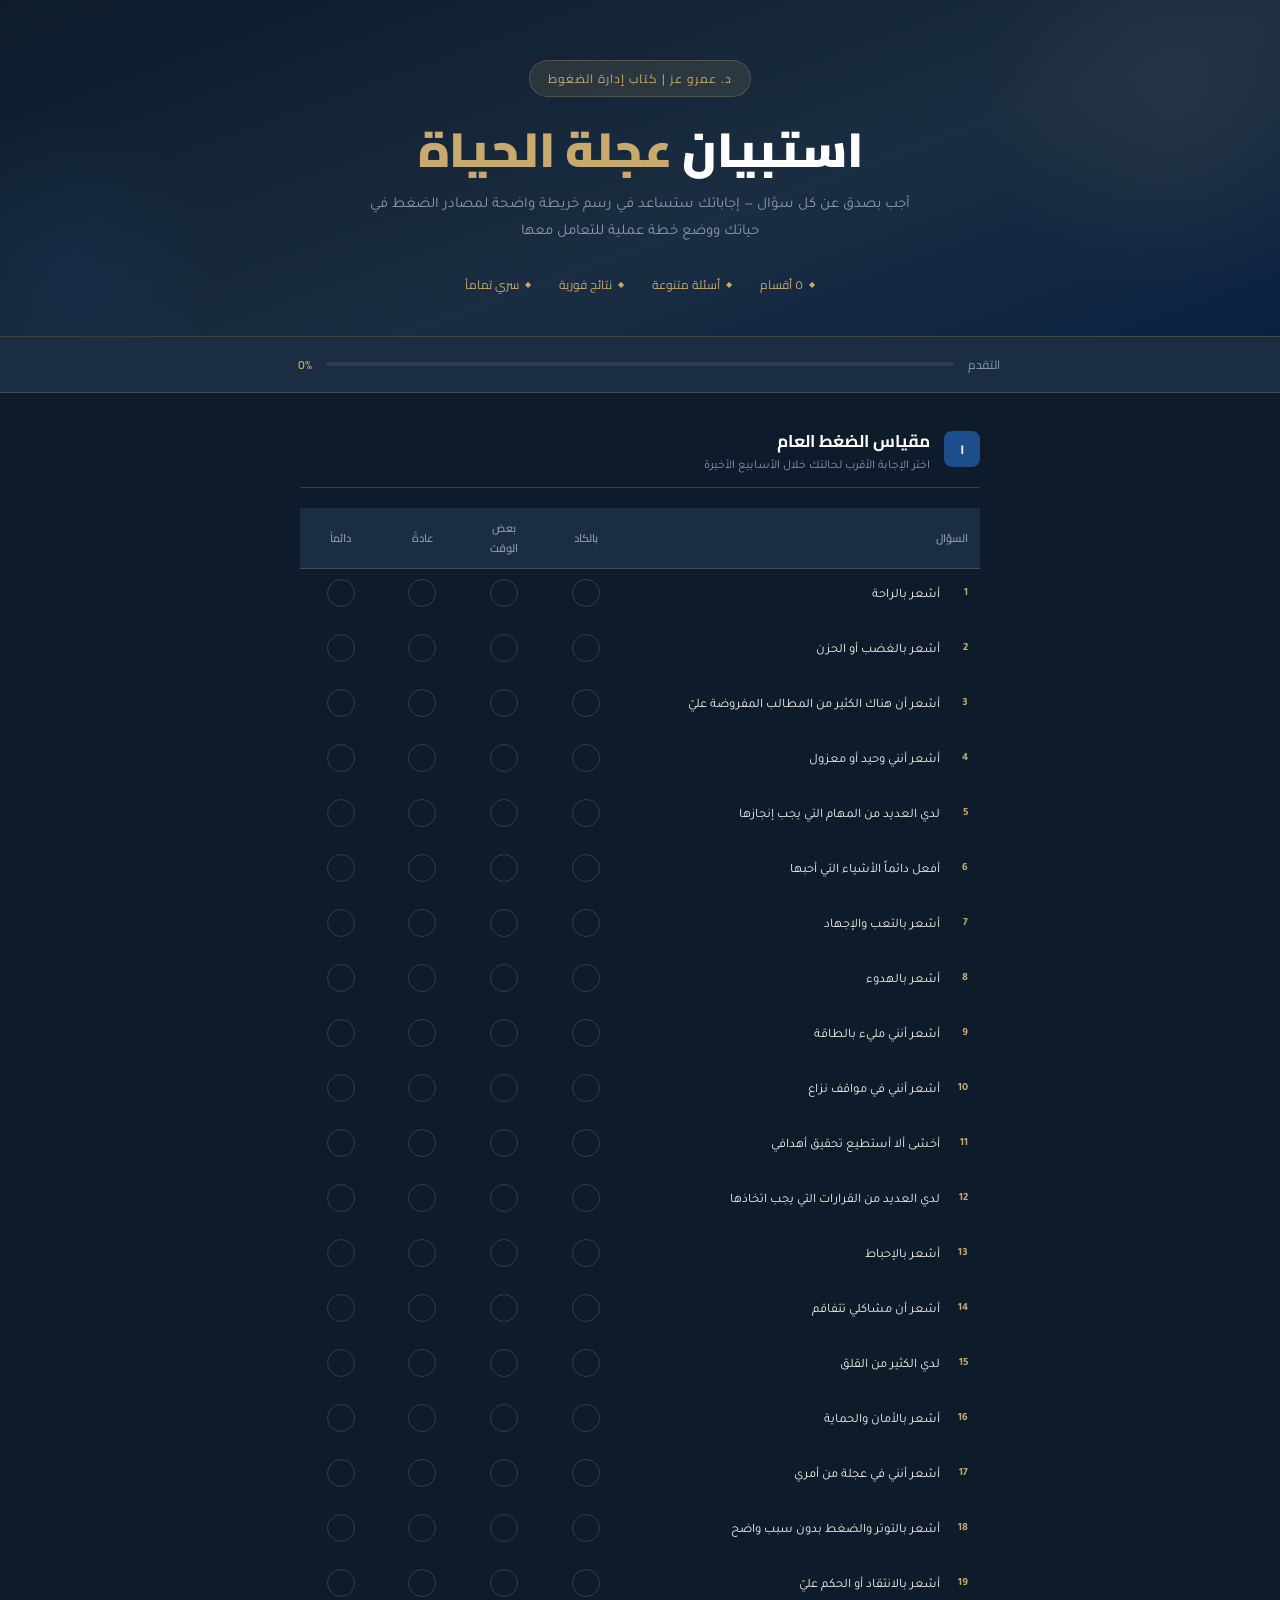
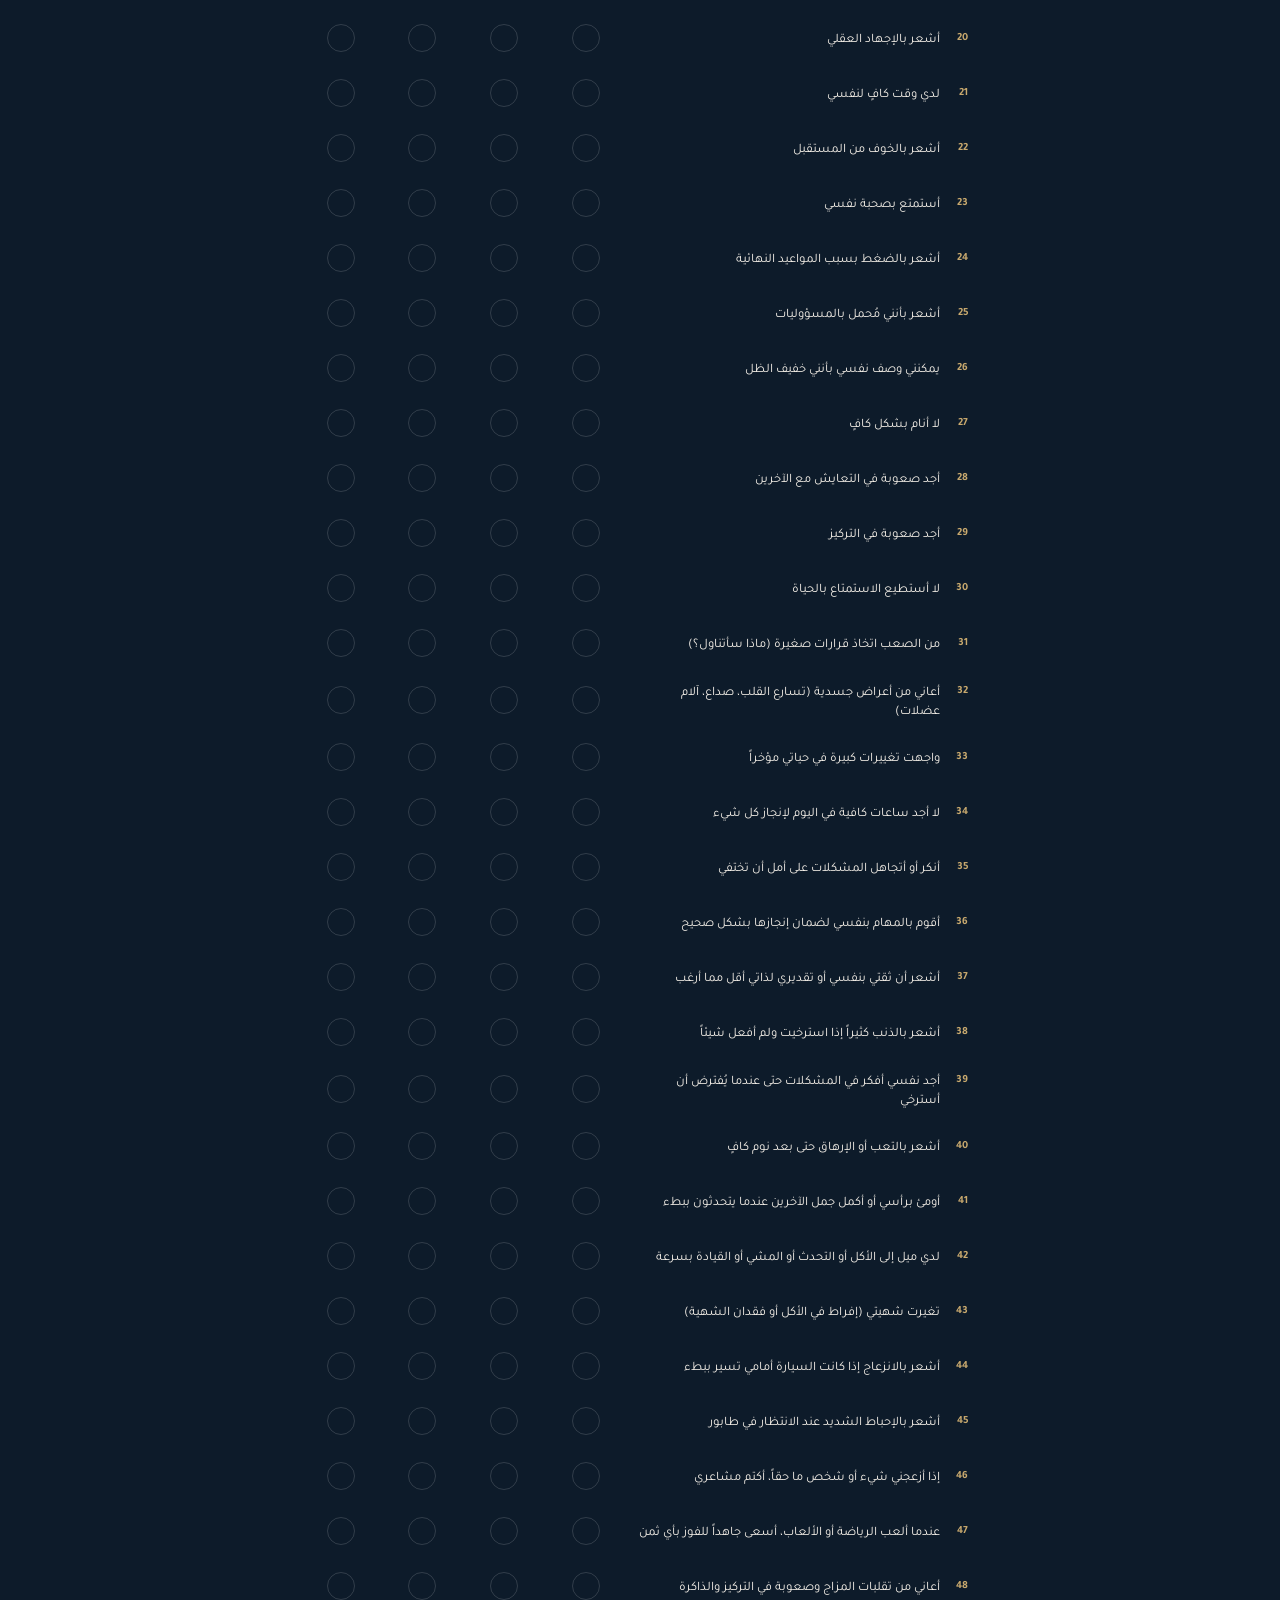
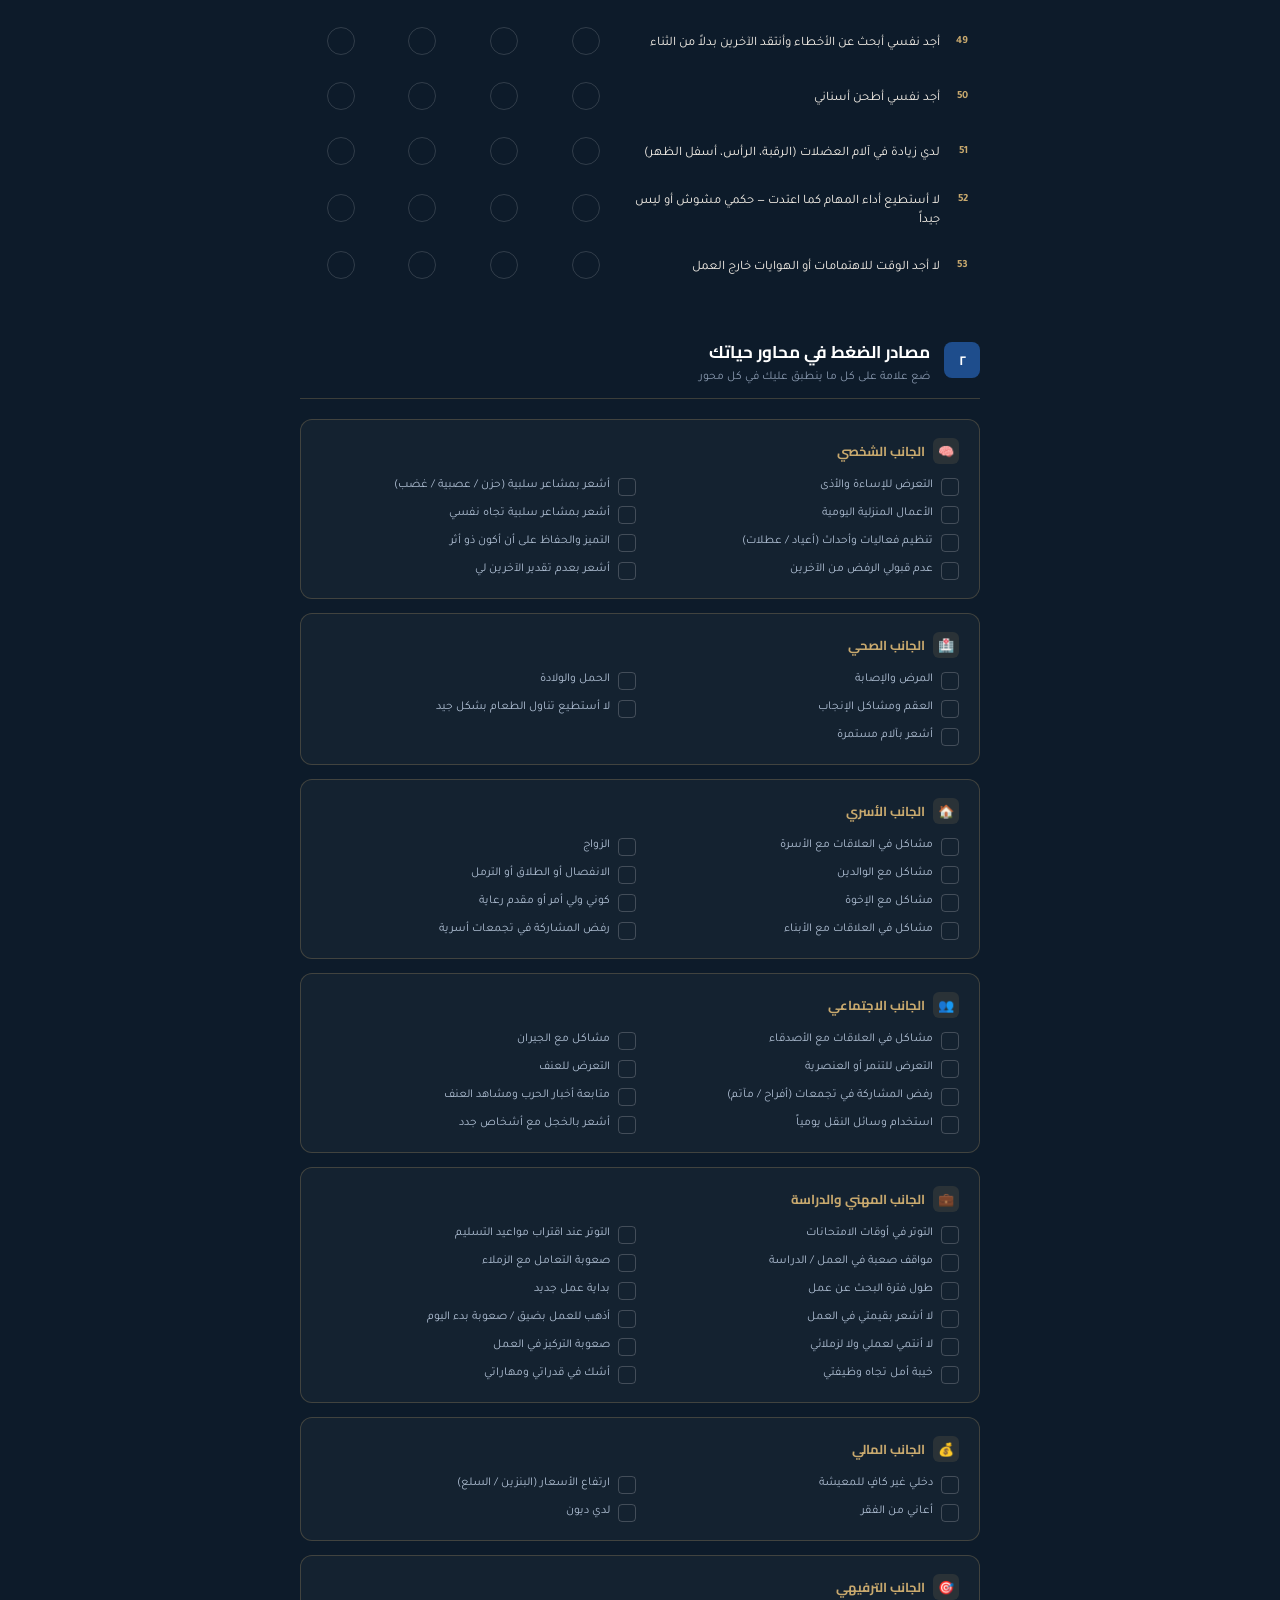
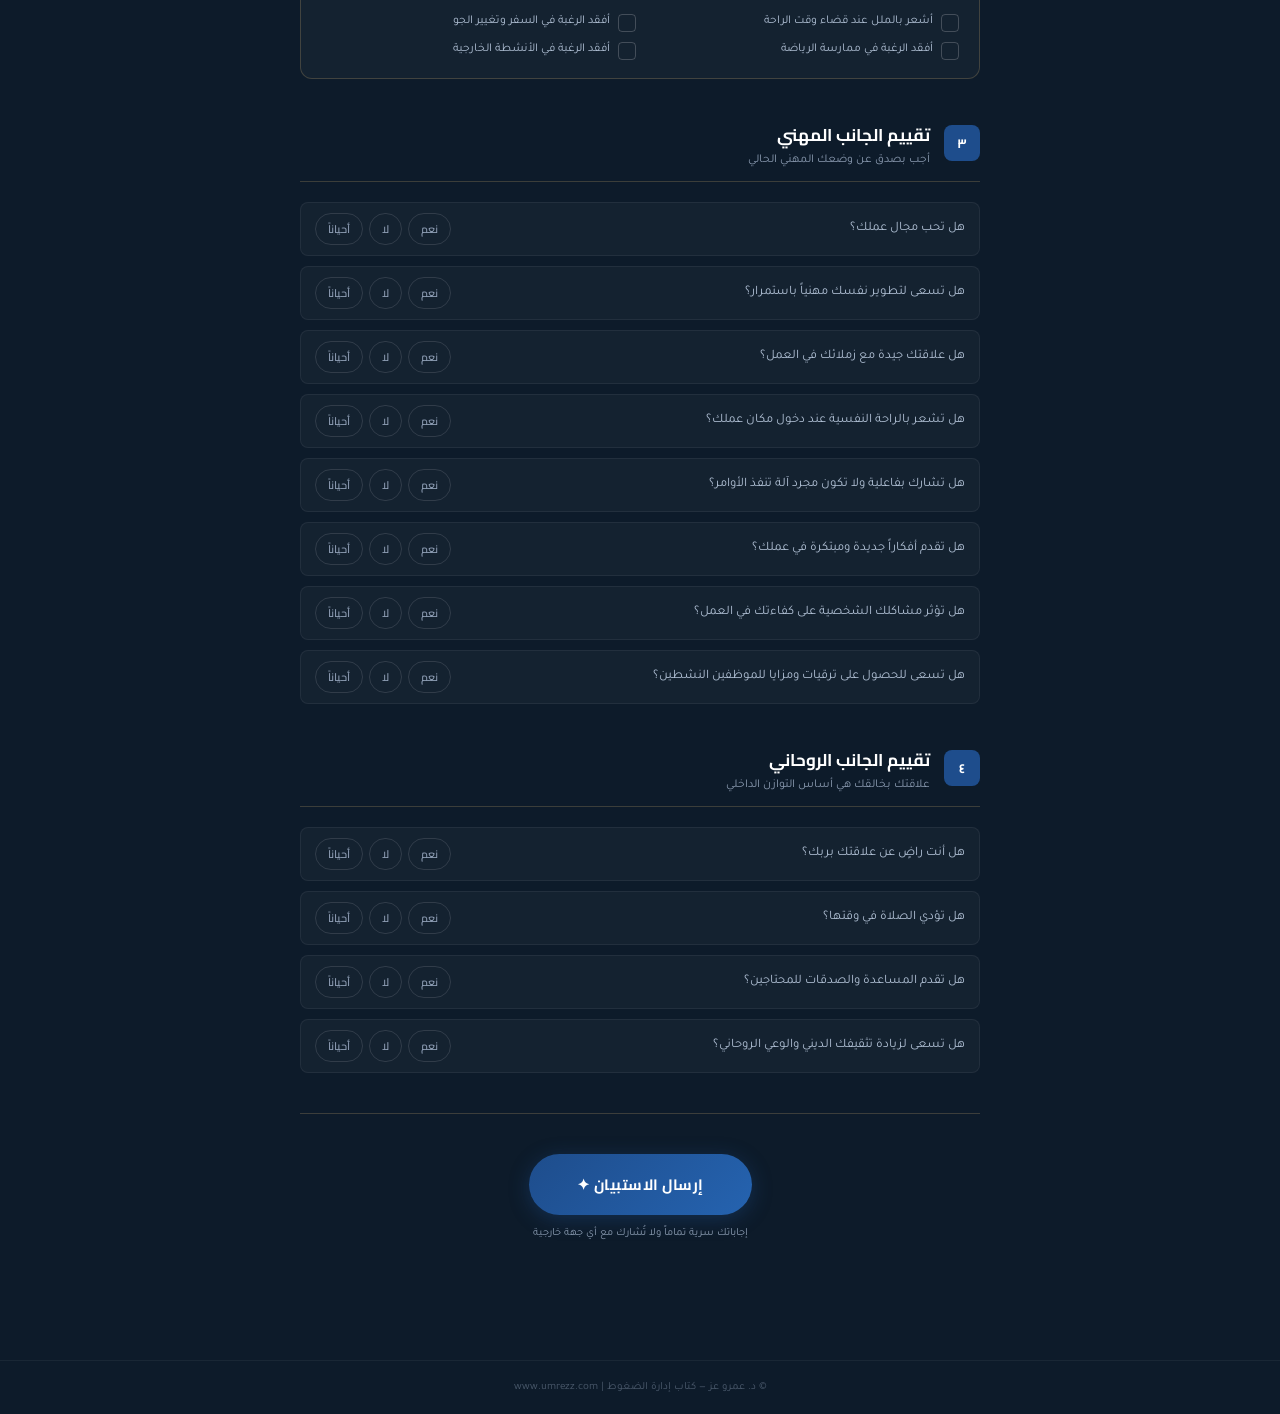
<file: index.html>
<!DOCTYPE html>
<html dir="rtl" lang="ar">
<head>
<meta charset="UTF-8">
<meta name="viewport" content="width=device-width, initial-scale=1.0">
<title>استبيان عجلة الحياة | د. عمرو عز</title>
<link href="https://fonts.googleapis.com/css2?family=Cairo:wght@300;400;500;600;700;900&family=Tajawal:wght@300;400;500;700&display=swap" rel="stylesheet">
<style>
  :root {
    --navy: #0d1b2a;
    --navy2: #1a2d42;
    --blue: #1e4d8c;
    --accent: #c8a96e;
    --accent2: #e8c97e;
    --light: #f5f0e8;
    --white: #ffffff;
    --gray: #8a9ab0;
    --red: #c0392b;
    --green: #1a6b4a;
    --border: rgba(200,169,110,0.25);
  }

  * { margin: 0; padding: 0; box-sizing: border-box; }

  body {
    font-family: 'Cairo', sans-serif;
    background: var(--navy);
    color: var(--light);
    min-height: 100vh;
    direction: rtl;
  }

  /* ===== HERO ===== */
  .hero {
    background: linear-gradient(160deg, var(--navy) 0%, var(--navy2) 60%, #0a2240 100%);
    padding: 60px 24px 40px;
    text-align: center;
    position: relative;
    overflow: hidden;
    border-bottom: 1px solid var(--border);
  }
  .hero::before {
    content: '';
    position: absolute;
    top: -100px; right: -100px;
    width: 400px; height: 400px;
    background: radial-gradient(circle, rgba(200,169,110,0.08) 0%, transparent 70%);
    pointer-events: none;
  }
  .hero::after {
    content: '';
    position: absolute;
    bottom: -80px; left: -80px;
    width: 300px; height: 300px;
    background: radial-gradient(circle, rgba(30,77,140,0.15) 0%, transparent 70%);
    pointer-events: none;
  }
  .logo-badge {
    display: inline-flex;
    align-items: center;
    gap: 8px;
    background: rgba(200,169,110,0.12);
    border: 1px solid var(--border);
    border-radius: 50px;
    padding: 6px 18px;
    font-size: 12px;
    color: var(--accent);
    letter-spacing: 1px;
    text-transform: uppercase;
    margin-bottom: 24px;
  }
  .hero h1 {
    font-size: clamp(28px, 5vw, 48px);
    font-weight: 900;
    color: var(--white);
    line-height: 1.2;
    margin-bottom: 12px;
  }
  .hero h1 span { color: var(--accent); }
  .hero p {
    font-size: 15px;
    color: var(--gray);
    max-width: 540px;
    margin: 0 auto 28px;
    line-height: 1.8;
    font-family: 'Tajawal', sans-serif;
  }
  .hero-meta {
    display: flex;
    justify-content: center;
    gap: 28px;
    flex-wrap: wrap;
  }
  .hero-meta span {
    font-size: 12px;
    color: var(--accent);
    display: flex;
    align-items: center;
    gap: 6px;
  }
  .hero-meta span::before {
    content: '◆';
    font-size: 8px;
  }

  /* ===== PROGRESS ===== */
  .progress-bar-wrap {
    background: var(--navy2);
    padding: 16px 24px;
    position: sticky;
    top: 0;
    z-index: 100;
    border-bottom: 1px solid var(--border);
  }
  .progress-inner {
    max-width: 720px;
    margin: 0 auto;
    display: flex;
    align-items: center;
    gap: 14px;
  }
  .progress-label { font-size: 12px; color: var(--gray); white-space: nowrap; }
  .progress-track {
    flex: 1;
    height: 4px;
    background: rgba(255,255,255,0.08);
    border-radius: 2px;
    overflow: hidden;
  }
  .progress-fill {
    height: 100%;
    background: linear-gradient(90deg, var(--blue), var(--accent));
    border-radius: 2px;
    transition: width 0.4s ease;
    width: 0%;
  }
  .progress-pct { font-size: 12px; color: var(--accent); font-weight: 600; min-width: 32px; }

  /* ===== CONTAINER ===== */
  .container {
    max-width: 720px;
    margin: 0 auto;
    padding: 32px 20px 80px;
  }

  /* ===== SECTION ===== */
  .section {
    margin-bottom: 40px;
    opacity: 0;
    transform: translateY(20px);
    transition: opacity 0.5s ease, transform 0.5s ease;
  }
  .section.visible { opacity: 1; transform: translateY(0); }

  .section-header {
    display: flex;
    align-items: center;
    gap: 14px;
    margin-bottom: 20px;
    padding-bottom: 14px;
    border-bottom: 1px solid var(--border);
  }
  .section-num {
    width: 36px; height: 36px;
    background: var(--blue);
    border-radius: 8px;
    display: flex;
    align-items: center;
    justify-content: center;
    font-size: 13px;
    font-weight: 700;
    color: var(--white);
    flex-shrink: 0;
  }
  .section-title {
    font-size: 17px;
    font-weight: 700;
    color: var(--white);
  }
  .section-sub {
    font-size: 12px;
    color: var(--gray);
    font-family: 'Tajawal', sans-serif;
    margin-top: 2px;
  }

  /* ===== TABLE GRID (53 Questions) ===== */
  .q-table {
    width: 100%;
    border-collapse: separate;
    border-spacing: 0;
    font-size: 13px;
  }
  .q-table thead th {
    background: var(--navy2);
    color: var(--gray);
    padding: 10px 8px;
    font-size: 11px;
    font-weight: 600;
    text-align: center;
    border-bottom: 1px solid var(--border);
    position: sticky;
    top: 52px;
    z-index: 5;
  }
  .q-table thead th:first-child { text-align: right; padding-right: 12px; }
  .q-table tbody tr {
    border-bottom: 1px solid rgba(255,255,255,0.04);
    transition: background 0.2s;
  }
  .q-table tbody tr:hover { background: rgba(255,255,255,0.03); }
  .q-table tbody tr.answered { background: rgba(30,77,140,0.08); }
  .q-table td { padding: 10px 8px; vertical-align: middle; }
  .q-table td:first-child {
    padding-right: 12px;
    color: var(--light);
    font-size: 13px;
    line-height: 1.5;
    font-family: 'Tajawal', sans-serif;
  }
  .q-num {
    display: inline-block;
    width: 20px;
    color: var(--accent);
    font-size: 11px;
    font-weight: 700;
    flex-shrink: 0;
  }
  .q-text { display: flex; gap: 8px; align-items: flex-start; }

  /* Radio custom */
  .radio-cell { text-align: center; }
  .radio-cell input[type=radio] { display: none; }
  .radio-cell label {
    display: inline-flex;
    align-items: center;
    justify-content: center;
    width: 28px; height: 28px;
    border: 1.5px solid rgba(255,255,255,0.15);
    border-radius: 50%;
    cursor: pointer;
    transition: all 0.2s;
    font-size: 0;
  }
  .radio-cell input[type=radio]:checked + label {
    background: var(--accent);
    border-color: var(--accent);
    box-shadow: 0 0 0 3px rgba(200,169,110,0.2);
  }
  .radio-cell label:hover { border-color: var(--accent); background: rgba(200,169,110,0.1); }

  /* ===== AXIS QUESTIONS (checkboxes) ===== */
  .axis-block {
    background: rgba(255,255,255,0.03);
    border: 1px solid var(--border);
    border-radius: 12px;
    padding: 18px 20px;
    margin-bottom: 14px;
  }
  .axis-title {
    font-size: 13px;
    font-weight: 700;
    color: var(--accent);
    margin-bottom: 12px;
    display: flex;
    align-items: center;
    gap: 8px;
  }
  .axis-title .axis-icon {
    width: 26px; height: 26px;
    background: rgba(200,169,110,0.12);
    border-radius: 6px;
    display: flex; align-items: center; justify-content: center;
    font-size: 13px;
  }
  .check-grid {
    display: grid;
    grid-template-columns: 1fr 1fr;
    gap: 8px;
  }
  @media(max-width: 480px) { .check-grid { grid-template-columns: 1fr; } }
  .check-item {
    display: flex;
    align-items: flex-start;
    gap: 8px;
    cursor: pointer;
  }
  .check-item input[type=checkbox] { display: none; }
  .check-box {
    width: 18px; height: 18px;
    border: 1.5px solid rgba(255,255,255,0.2);
    border-radius: 4px;
    flex-shrink: 0;
    margin-top: 2px;
    display: flex; align-items: center; justify-content: center;
    transition: all 0.2s;
    font-size: 10px;
  }
  .check-item input:checked ~ .check-box {
    background: var(--accent);
    border-color: var(--accent);
    color: var(--navy);
    font-weight: 900;
  }
  .check-item input:checked ~ .check-box::after { content: '✓'; }
  .check-label {
    font-size: 12px;
    color: #b0c0d4;
    line-height: 1.5;
    font-family: 'Tajawal', sans-serif;
    transition: color 0.2s;
  }
  .check-item input:checked ~ .check-label { color: var(--light); }

  /* ===== YES/NO QUESTIONS ===== */
  .yn-grid { display: flex; flex-direction: column; gap: 10px; }
  .yn-row {
    display: flex;
    align-items: center;
    justify-content: space-between;
    gap: 16px;
    padding: 10px 14px;
    background: rgba(255,255,255,0.03);
    border: 1px solid rgba(255,255,255,0.06);
    border-radius: 8px;
    transition: border-color 0.2s;
  }
  .yn-row.answered { border-color: rgba(200,169,110,0.3); }
  .yn-question {
    font-size: 13px;
    color: #b0c0d4;
    font-family: 'Tajawal', sans-serif;
    line-height: 1.5;
    flex: 1;
  }
  .yn-options { display: flex; gap: 6px; flex-shrink: 0; }
  .yn-options input[type=radio] { display: none; }
  .yn-options label {
    padding: 5px 12px;
    border: 1px solid rgba(255,255,255,0.12);
    border-radius: 20px;
    font-size: 11px;
    font-weight: 600;
    cursor: pointer;
    transition: all 0.2s;
    color: var(--gray);
    white-space: nowrap;
  }
  .yn-options input:checked + label {
    background: var(--accent);
    border-color: var(--accent);
    color: var(--navy);
  }
  .yn-options label:hover { border-color: var(--accent); color: var(--accent); }

  /* ===== SUBMIT ===== */
  .submit-wrap {
    text-align: center;
    padding: 40px 20px;
    border-top: 1px solid var(--border);
    margin-top: 20px;
  }
  .submit-btn {
    background: linear-gradient(135deg, var(--blue), #2563b0);
    color: var(--white);
    border: none;
    padding: 16px 48px;
    font-size: 15px;
    font-weight: 700;
    font-family: 'Cairo', sans-serif;
    border-radius: 50px;
    cursor: pointer;
    transition: all 0.3s;
    box-shadow: 0 4px 20px rgba(30,77,140,0.4);
    letter-spacing: 0.5px;
  }
  .submit-btn:hover {
    transform: translateY(-2px);
    box-shadow: 0 8px 30px rgba(30,77,140,0.5);
    background: linear-gradient(135deg, #2563b0, var(--blue));
  }
  .submit-note {
    font-size: 11px;
    color: var(--gray);
    margin-top: 12px;
    font-family: 'Tajawal', sans-serif;
  }

  /* ===== THANK YOU ===== */
  #thank-you {
    display: none;
    text-align: center;
    padding: 80px 24px;
    animation: fadeIn 0.6s ease;
  }
  @keyframes fadeIn { from { opacity:0; transform:translateY(20px); } to { opacity:1; transform:translateY(0); } }
  #thank-you .ty-icon { font-size: 56px; margin-bottom: 20px; }
  #thank-you h2 { font-size: 28px; font-weight: 900; color: var(--white); margin-bottom: 10px; }
  #thank-you p { font-size: 14px; color: var(--gray); font-family: 'Tajawal', sans-serif; line-height: 1.8; max-width: 420px; margin: 0 auto 24px; }
  .contact-badges { display: flex; justify-content: center; gap: 12px; flex-wrap: wrap; }
  .contact-badge {
    background: rgba(200,169,110,0.1);
    border: 1px solid var(--border);
    border-radius: 8px;
    padding: 10px 18px;
    font-size: 13px;
    color: var(--accent);
    font-weight: 600;
  }

  /* ===== FOOTER ===== */
  .footer {
    text-align: center;
    padding: 20px;
    font-size: 11px;
    color: rgba(138,154,176,0.5);
    border-top: 1px solid rgba(255,255,255,0.05);
    font-family: 'Tajawal', sans-serif;
  }

  /* ===== SCROLL REVEAL ===== */
  @keyframes slideUp {
    from { opacity:0; transform:translateY(30px); }
    to { opacity:1; transform:translateY(0); }
  }
</style>
</head>
<body>

<!-- HERO -->
<div class="hero">
  <div class="logo-badge">د. عمرو عز | كتاب إدارة الضغوط</div>
  <h1>استبيان <span>عجلة الحياة</span></h1>
  <p>أجب بصدق عن كل سؤال — إجاباتك ستساعد في رسم خريطة واضحة لمصادر الضغط في حياتك ووضع خطة عملية للتعامل معها</p>
  <div class="hero-meta">
    <span>٥ أقسام</span>
    <span>أسئلة متنوعة</span>
    <span>نتائج فورية</span>
    <span>سري تماماً</span>
  </div>
</div>

<!-- PROGRESS -->
<div class="progress-bar-wrap">
  <div class="progress-inner">
    <span class="progress-label">التقدم</span>
    <div class="progress-track"><div class="progress-fill" id="progressFill"></div></div>
    <span class="progress-pct" id="progressPct">0%</span>
  </div>
</div>

<!-- FORM -->
<div class="container">
<form id="surveyForm">

<!-- ==============================
     SECTION 1: مقياس الضغط العام
     ============================== -->
<div class="section" id="sec1">
  <div class="section-header">
    <div class="section-num">١</div>
    <div>
      <div class="section-title">مقياس الضغط العام</div>
      <div class="section-sub">اختر الإجابة الأقرب لحالتك خلال الأسابيع الأخيرة</div>
    </div>
  </div>

  <table class="q-table">
    <thead>
      <tr>
        <th style="width:52%">السؤال</th>
        <th>بالكاد</th>
        <th>بعض<br>الوقت</th>
        <th>عادةً</th>
        <th>دائماً</th>
      </tr>
    </thead>
    <tbody id="q53body"></tbody>
  </table>
</div>

<!-- ==============================
     SECTION 2: محاور عجلة الحياة
     ============================== -->
<div class="section" id="sec2">
  <div class="section-header">
    <div class="section-num">٢</div>
    <div>
      <div class="section-title">مصادر الضغط في محاور حياتك</div>
      <div class="section-sub">ضع علامة على كل ما ينطبق عليك في كل محور</div>
    </div>
  </div>

  <!-- الجانب الشخصي -->
  <div class="axis-block">
    <div class="axis-title"><span class="axis-icon">🧠</span> الجانب الشخصي</div>
    <div class="check-grid">
      <label class="check-item"><input type="checkbox" name="personal"><span class="check-box"></span><span class="check-label">التعرض للإساءة والأذى</span></label>
      <label class="check-item"><input type="checkbox" name="personal"><span class="check-box"></span><span class="check-label">أشعر بمشاعر سلبية (حزن / عصبية / غضب)</span></label>
      <label class="check-item"><input type="checkbox" name="personal"><span class="check-box"></span><span class="check-label">الأعمال المنزلية اليومية</span></label>
      <label class="check-item"><input type="checkbox" name="personal"><span class="check-box"></span><span class="check-label">أشعر بمشاعر سلبية تجاه نفسي</span></label>
      <label class="check-item"><input type="checkbox" name="personal"><span class="check-box"></span><span class="check-label">تنظيم فعاليات وأحداث (أعياد / عطلات)</span></label>
      <label class="check-item"><input type="checkbox" name="personal"><span class="check-box"></span><span class="check-label">التميز والحفاظ على أن أكون ذو أثر</span></label>
      <label class="check-item"><input type="checkbox" name="personal"><span class="check-box"></span><span class="check-label">عدم قبولي الرفض من الآخرين</span></label>
      <label class="check-item"><input type="checkbox" name="personal"><span class="check-box"></span><span class="check-label">أشعر بعدم تقدير الآخرين لي</span></label>
    </div>
  </div>

  <!-- الجانب الصحي -->
  <div class="axis-block">
    <div class="axis-title"><span class="axis-icon">🏥</span> الجانب الصحي</div>
    <div class="check-grid">
      <label class="check-item"><input type="checkbox" name="health"><span class="check-box"></span><span class="check-label">المرض والإصابة</span></label>
      <label class="check-item"><input type="checkbox" name="health"><span class="check-box"></span><span class="check-label">الحمل والولادة</span></label>
      <label class="check-item"><input type="checkbox" name="health"><span class="check-box"></span><span class="check-label">العقم ومشاكل الإنجاب</span></label>
      <label class="check-item"><input type="checkbox" name="health"><span class="check-box"></span><span class="check-label">لا أستطيع تناول الطعام بشكل جيد</span></label>
      <label class="check-item"><input type="checkbox" name="health"><span class="check-box"></span><span class="check-label">أشعر بآلام مستمرة</span></label>
    </div>
  </div>

  <!-- الجانب الأسري -->
  <div class="axis-block">
    <div class="axis-title"><span class="axis-icon">🏠</span> الجانب الأسري</div>
    <div class="check-grid">
      <label class="check-item"><input type="checkbox" name="family"><span class="check-box"></span><span class="check-label">مشاكل في العلاقات مع الأسرة</span></label>
      <label class="check-item"><input type="checkbox" name="family"><span class="check-box"></span><span class="check-label">الزواج</span></label>
      <label class="check-item"><input type="checkbox" name="family"><span class="check-box"></span><span class="check-label">مشاكل مع الوالدين</span></label>
      <label class="check-item"><input type="checkbox" name="family"><span class="check-box"></span><span class="check-label">الانفصال أو الطلاق أو الترمل</span></label>
      <label class="check-item"><input type="checkbox" name="family"><span class="check-box"></span><span class="check-label">مشاكل مع الإخوة</span></label>
      <label class="check-item"><input type="checkbox" name="family"><span class="check-box"></span><span class="check-label">كوني ولي أمر أو مقدم رعاية</span></label>
      <label class="check-item"><input type="checkbox" name="family"><span class="check-box"></span><span class="check-label">مشاكل في العلاقات مع الأبناء</span></label>
      <label class="check-item"><input type="checkbox" name="family"><span class="check-box"></span><span class="check-label">رفض المشاركة في تجمعات أسرية</span></label>
    </div>
  </div>

  <!-- الجانب الاجتماعي -->
  <div class="axis-block">
    <div class="axis-title"><span class="axis-icon">👥</span> الجانب الاجتماعي</div>
    <div class="check-grid">
      <label class="check-item"><input type="checkbox" name="social"><span class="check-box"></span><span class="check-label">مشاكل في العلاقات مع الأصدقاء</span></label>
      <label class="check-item"><input type="checkbox" name="social"><span class="check-box"></span><span class="check-label">مشاكل مع الجيران</span></label>
      <label class="check-item"><input type="checkbox" name="social"><span class="check-box"></span><span class="check-label">التعرض للتنمر أو العنصرية</span></label>
      <label class="check-item"><input type="checkbox" name="social"><span class="check-box"></span><span class="check-label">التعرض للعنف</span></label>
      <label class="check-item"><input type="checkbox" name="social"><span class="check-box"></span><span class="check-label">رفض المشاركة في تجمعات (أفراح / مآتم)</span></label>
      <label class="check-item"><input type="checkbox" name="social"><span class="check-box"></span><span class="check-label">متابعة أخبار الحرب ومشاهد العنف</span></label>
      <label class="check-item"><input type="checkbox" name="social"><span class="check-box"></span><span class="check-label">استخدام وسائل النقل يومياً</span></label>
      <label class="check-item"><input type="checkbox" name="social"><span class="check-box"></span><span class="check-label">أشعر بالخجل مع أشخاص جدد</span></label>
    </div>
  </div>

  <!-- الجانب المهني -->
  <div class="axis-block">
    <div class="axis-title"><span class="axis-icon">💼</span> الجانب المهني والدراسة</div>
    <div class="check-grid">
      <label class="check-item"><input type="checkbox" name="work"><span class="check-box"></span><span class="check-label">التوتر في أوقات الامتحانات</span></label>
      <label class="check-item"><input type="checkbox" name="work"><span class="check-box"></span><span class="check-label">التوتر عند اقتراب مواعيد التسليم</span></label>
      <label class="check-item"><input type="checkbox" name="work"><span class="check-box"></span><span class="check-label">مواقف صعبة في العمل / الدراسة</span></label>
      <label class="check-item"><input type="checkbox" name="work"><span class="check-box"></span><span class="check-label">صعوبة التعامل مع الزملاء</span></label>
      <label class="check-item"><input type="checkbox" name="work"><span class="check-box"></span><span class="check-label">طول فترة البحث عن عمل</span></label>
      <label class="check-item"><input type="checkbox" name="work"><span class="check-box"></span><span class="check-label">بداية عمل جديد</span></label>
      <label class="check-item"><input type="checkbox" name="work"><span class="check-box"></span><span class="check-label">لا أشعر بقيمتي في العمل</span></label>
      <label class="check-item"><input type="checkbox" name="work"><span class="check-box"></span><span class="check-label">أذهب للعمل بضيق / صعوبة بدء اليوم</span></label>
      <label class="check-item"><input type="checkbox" name="work"><span class="check-box"></span><span class="check-label">لا أنتمي لعملي ولا لزملائي</span></label>
      <label class="check-item"><input type="checkbox" name="work"><span class="check-box"></span><span class="check-label">صعوبة التركيز في العمل</span></label>
      <label class="check-item"><input type="checkbox" name="work"><span class="check-box"></span><span class="check-label">خيبة أمل تجاه وظيفتي</span></label>
      <label class="check-item"><input type="checkbox" name="work"><span class="check-box"></span><span class="check-label">أشك في قدراتي ومهاراتي</span></label>
    </div>
  </div>

  <!-- الجانب المالي -->
  <div class="axis-block">
    <div class="axis-title"><span class="axis-icon">💰</span> الجانب المالي</div>
    <div class="check-grid">
      <label class="check-item"><input type="checkbox" name="finance"><span class="check-box"></span><span class="check-label">دخلي غير كافٍ للمعيشة</span></label>
      <label class="check-item"><input type="checkbox" name="finance"><span class="check-box"></span><span class="check-label">ارتفاع الأسعار (البنزين / السلع)</span></label>
      <label class="check-item"><input type="checkbox" name="finance"><span class="check-box"></span><span class="check-label">أعاني من الفقر</span></label>
      <label class="check-item"><input type="checkbox" name="finance"><span class="check-box"></span><span class="check-label">لدي ديون</span></label>
    </div>
  </div>

  <!-- الجانب الترفيهي -->
  <div class="axis-block">
    <div class="axis-title"><span class="axis-icon">🎯</span> الجانب الترفيهي</div>
    <div class="check-grid">
      <label class="check-item"><input type="checkbox" name="fun"><span class="check-box"></span><span class="check-label">أشعر بالملل عند قضاء وقت الراحة</span></label>
      <label class="check-item"><input type="checkbox" name="fun"><span class="check-box"></span><span class="check-label">أفقد الرغبة في السفر وتغيير الجو</span></label>
      <label class="check-item"><input type="checkbox" name="fun"><span class="check-box"></span><span class="check-label">أفقد الرغبة في ممارسة الرياضة</span></label>
      <label class="check-item"><input type="checkbox" name="fun"><span class="check-box"></span><span class="check-label">أفقد الرغبة في الأنشطة الخارجية</span></label>
    </div>
  </div>
</div>

<!-- ==============================
     SECTION 3: الجانب المهني التقييمي
     ============================== -->
<div class="section" id="sec3">
  <div class="section-header">
    <div class="section-num">٣</div>
    <div>
      <div class="section-title">تقييم الجانب المهني</div>
      <div class="section-sub">أجب بصدق عن وضعك المهني الحالي</div>
    </div>
  </div>
  <div class="yn-grid">
    <div class="yn-row" data-yn="p1">
      <div class="yn-question">هل تحب مجال عملك؟</div>
      <div class="yn-options">
        <input type="radio" name="p1" id="p1y" value="نعم"><label for="p1y">نعم</label>
        <input type="radio" name="p1" id="p1n" value="لا"><label for="p1n">لا</label>
        <input type="radio" name="p1" id="p1s" value="أحياناً"><label for="p1s">أحياناً</label>
      </div>
    </div>
    <div class="yn-row" data-yn="p2">
      <div class="yn-question">هل تسعى لتطوير نفسك مهنياً باستمرار؟</div>
      <div class="yn-options">
        <input type="radio" name="p2" id="p2y" value="نعم"><label for="p2y">نعم</label>
        <input type="radio" name="p2" id="p2n" value="لا"><label for="p2n">لا</label>
        <input type="radio" name="p2" id="p2s" value="أحياناً"><label for="p2s">أحياناً</label>
      </div>
    </div>
    <div class="yn-row" data-yn="p3">
      <div class="yn-question">هل علاقتك جيدة مع زملائك في العمل؟</div>
      <div class="yn-options">
        <input type="radio" name="p3" id="p3y" value="نعم"><label for="p3y">نعم</label>
        <input type="radio" name="p3" id="p3n" value="لا"><label for="p3n">لا</label>
        <input type="radio" name="p3" id="p3s" value="أحياناً"><label for="p3s">أحياناً</label>
      </div>
    </div>
    <div class="yn-row" data-yn="p4">
      <div class="yn-question">هل تشعر بالراحة النفسية عند دخول مكان عملك؟</div>
      <div class="yn-options">
        <input type="radio" name="p4" id="p4y" value="نعم"><label for="p4y">نعم</label>
        <input type="radio" name="p4" id="p4n" value="لا"><label for="p4n">لا</label>
        <input type="radio" name="p4" id="p4s" value="أحياناً"><label for="p4s">أحياناً</label>
      </div>
    </div>
    <div class="yn-row" data-yn="p5">
      <div class="yn-question">هل تشارك بفاعلية ولا تكون مجرد آلة تنفذ الأوامر؟</div>
      <div class="yn-options">
        <input type="radio" name="p5" id="p5y" value="نعم"><label for="p5y">نعم</label>
        <input type="radio" name="p5" id="p5n" value="لا"><label for="p5n">لا</label>
        <input type="radio" name="p5" id="p5s" value="أحياناً"><label for="p5s">أحياناً</label>
      </div>
    </div>
    <div class="yn-row" data-yn="p6">
      <div class="yn-question">هل تقدم أفكاراً جديدة ومبتكرة في عملك؟</div>
      <div class="yn-options">
        <input type="radio" name="p6" id="p6y" value="نعم"><label for="p6y">نعم</label>
        <input type="radio" name="p6" id="p6n" value="لا"><label for="p6n">لا</label>
        <input type="radio" name="p6" id="p6s" value="أحياناً"><label for="p6s">أحياناً</label>
      </div>
    </div>
    <div class="yn-row" data-yn="p7">
      <div class="yn-question">هل تؤثر مشاكلك الشخصية على كفاءتك في العمل؟</div>
      <div class="yn-options">
        <input type="radio" name="p7" id="p7y" value="نعم"><label for="p7y">نعم</label>
        <input type="radio" name="p7" id="p7n" value="لا"><label for="p7n">لا</label>
        <input type="radio" name="p7" id="p7s" value="أحياناً"><label for="p7s">أحياناً</label>
      </div>
    </div>
    <div class="yn-row" data-yn="p8">
      <div class="yn-question">هل تسعى للحصول على ترقيات ومزايا للموظفين النشطين؟</div>
      <div class="yn-options">
        <input type="radio" name="p8" id="p8y" value="نعم"><label for="p8y">نعم</label>
        <input type="radio" name="p8" id="p8n" value="لا"><label for="p8n">لا</label>
        <input type="radio" name="p8" id="p8s" value="أحياناً"><label for="p8s">أحياناً</label>
      </div>
    </div>
  </div>
</div>

<!-- ==============================
     SECTION 4: الجانب الروحاني
     ============================== -->
<div class="section" id="sec4">
  <div class="section-header">
    <div class="section-num">٤</div>
    <div>
      <div class="section-title">تقييم الجانب الروحاني</div>
      <div class="section-sub">علاقتك بخالقك هي أساس التوازن الداخلي</div>
    </div>
  </div>
  <div class="yn-grid">
    <div class="yn-row" data-yn="r1">
      <div class="yn-question">هل أنت راضٍ عن علاقتك بربك؟</div>
      <div class="yn-options">
        <input type="radio" name="r1" id="r1y" value="نعم"><label for="r1y">نعم</label>
        <input type="radio" name="r1" id="r1n" value="لا"><label for="r1n">لا</label>
        <input type="radio" name="r1" id="r1s" value="أحياناً"><label for="r1s">أحياناً</label>
      </div>
    </div>
    <div class="yn-row" data-yn="r2">
      <div class="yn-question">هل تؤدي الصلاة في وقتها؟</div>
      <div class="yn-options">
        <input type="radio" name="r2" id="r2y" value="نعم"><label for="r2y">نعم</label>
        <input type="radio" name="r2" id="r2n" value="لا"><label for="r2n">لا</label>
        <input type="radio" name="r2" id="r2s" value="أحياناً"><label for="r2s">أحياناً</label>
      </div>
    </div>
    <div class="yn-row" data-yn="r3">
      <div class="yn-question">هل تقدم المساعدة والصدقات للمحتاجين؟</div>
      <div class="yn-options">
        <input type="radio" name="r3" id="r3y" value="نعم"><label for="r3y">نعم</label>
        <input type="radio" name="r3" id="r3n" value="لا"><label for="r3n">لا</label>
        <input type="radio" name="r3" id="r3s" value="أحياناً"><label for="r3s">أحياناً</label>
      </div>
    </div>
    <div class="yn-row" data-yn="r4">
      <div class="yn-question">هل تسعى لزيادة تثقيفك الديني والوعي الروحاني؟</div>
      <div class="yn-options">
        <input type="radio" name="r4" id="r4y" value="نعم"><label for="r4y">نعم</label>
        <input type="radio" name="r4" id="r4n" value="لا"><label for="r4n">لا</label>
        <input type="radio" name="r4" id="r4s" value="أحياناً"><label for="r4s">أحياناً</label>
      </div>
    </div>
  </div>
</div>

<!-- SUBMIT -->
<div class="submit-wrap" id="sec5">
  <button type="button" class="submit-btn" onclick="submitForm()">إرسال الاستبيان ✦</button>
  <p class="submit-note">إجاباتك سرية تماماً ولا تُشارك مع أي جهة خارجية</p>
</div>

</form>

<!-- THANK YOU -->
<div id="thank-you">
  <div class="ty-icon">✦</div>
  <h2>شكراً على صدقك وثقتك</h2>
  <p>تم استلام إجاباتك. ستساعد هذه النتائج في رسم صورة واضحة عن مصادر الضغط في حياتك ووضع خطة عملية للتعامل معها.</p>
  <div class="contact-badges">
    <div class="contact-badge">📞 01125006701</div>
    <div class="contact-badge">📞 01080050047</div>
    <div class="contact-badge">🌐 umrezz.com</div>
  </div>
</div>

</div><!-- /container -->

<div class="footer">
  © د. عمرو عز — كتاب إدارة الضغوط | www.umrezz.com
</div>

<script>
// === البناء الديناميكي للـ 53 سؤال ===
const questions53 = [
  "أشعر بالراحة",
  "أشعر بالغضب أو الحزن",
  "أشعر أن هناك الكثير من المطالب المفروضة عليّ",
  "أشعر أنني وحيد أو معزول",
  "لدي العديد من المهام التي يجب إنجازها",
  "أفعل دائماً الأشياء التي أحبها",
  "أشعر بالتعب والإجهاد",
  "أشعر بالهدوء",
  "أشعر أنني مليء بالطاقة",
  "أشعر أنني في مواقف نزاع",
  "أخشى ألا أستطيع تحقيق أهدافي",
  "لدي العديد من القرارات التي يجب اتخاذها",
  "أشعر بالإحباط",
  "أشعر أن مشاكلي تتفاقم",
  "لدي الكثير من القلق",
  "أشعر بالأمان والحماية",
  "أشعر أنني في عجلة من أمري",
  "أشعر بالتوتر والضغط بدون سبب واضح",
  "أشعر بالانتقاد أو الحكم عليّ",
  "أشعر بالإجهاد العقلي",
  "لدي وقت كافٍ لنفسي",
  "أشعر بالخوف من المستقبل",
  "أستمتع بصحبة نفسي",
  "أشعر بالضغط بسبب المواعيد النهائية",
  "أشعر بأنني مُحمل بالمسؤوليات",
  "يمكنني وصف نفسي بأنني خفيف الظل",
  "لا أنام بشكل كافٍ",
  "أجد صعوبة في التعايش مع الآخرين",
  "أجد صعوبة في التركيز",
  "لا أستطيع الاستمتاع بالحياة",
  "من الصعب اتخاذ قرارات صغيرة (ماذا سأتناول؟)",
  "أعاني من أعراض جسدية (تسارع القلب، صداع، آلام عضلات)",
  "واجهت تغييرات كبيرة في حياتي مؤخراً",
  "لا أجد ساعات كافية في اليوم لإنجاز كل شيء",
  "أنكر أو أتجاهل المشكلات على أمل أن تختفي",
  "أقوم بالمهام بنفسي لضمان إنجازها بشكل صحيح",
  "أشعر أن ثقتي بنفسي أو تقديري لذاتي أقل مما أرغب",
  "أشعر بالذنب كثيراً إذا استرخيت ولم أفعل شيئاً",
  "أجد نفسي أفكر في المشكلات حتى عندما يُفترض أن أسترخي",
  "أشعر بالتعب أو الإرهاق حتى بعد نوم كافٍ",
  "أومئ برأسي أو أكمل جمل الآخرين عندما يتحدثون ببطء",
  "لدي ميل إلى الأكل أو التحدث أو المشي أو القيادة بسرعة",
  "تغيرت شهيتي (إفراط في الأكل أو فقدان الشهية)",
  "أشعر بالانزعاج إذا كانت السيارة أمامي تسير ببطء",
  "أشعر بالإحباط الشديد عند الانتظار في طابور",
  "إذا أزعجني شيء أو شخص ما حقاً، أكتم مشاعري",
  "عندما ألعب الرياضة أو الألعاب، أسعى جاهداً للفوز بأي ثمن",
  "أعاني من تقلبات المزاج وصعوبة في التركيز والذاكرة",
  "أجد نفسي أبحث عن الأخطاء وأنتقد الآخرين بدلاً من الثناء",
  "أجد نفسي أطحن أسناني",
  "لدي زيادة في آلام العضلات (الرقبة، الرأس، أسفل الظهر)",
  "لا أستطيع أداء المهام كما اعتدت — حكمي مشوش أو ليس جيداً",
  "لا أجد الوقت للاهتمامات أو الهوايات خارج العمل"
];

const labels = ['بالكاد','بعض الوقت','عادةً','دائماً'];
const tbody = document.getElementById('q53body');
questions53.forEach((q, i) => {
  const tr = document.createElement('tr');
  tr.id = 'qr' + (i+1);
  let cells = `<td><div class="q-text"><span class="q-num">${i+1}</span><span>${q}</span></div></td>`;
  labels.forEach((l, j) => {
    const id = `q${i+1}_${j}`;
    cells += `<td class="radio-cell"><input type="radio" name="q${i+1}" id="${id}" value="${l}"><label for="${id}" title="${l}"></label></td>`;
  });
  tr.innerHTML = cells;
  tbody.appendChild(tr);
});

// === Progress ===
function updateProgress() {
  const total = 53 + 8 + 4; // radio groups that matter for progress
  let answered = 0;
  for (let i = 1; i <= 53; i++) {
    if (document.querySelector(`input[name="q${i}"]:checked`)) answered++;
  }
  ['p1','p2','p3','p4','p5','p6','p7','p8','r1','r2','r3','r4'].forEach(n => {
    if (document.querySelector(`input[name="${n}"]:checked`)) answered++;
  });
  const pct = Math.round((answered / total) * 100);
  document.getElementById('progressFill').style.width = pct + '%';
  document.getElementById('progressPct').textContent = pct + '%';

  // highlight answered rows
  for (let i = 1; i <= 53; i++) {
    const row = document.getElementById('qr' + i);
    if (row) row.classList.toggle('answered', !!document.querySelector(`input[name="q${i}"]:checked`));
  }
  // highlight yn rows
  document.querySelectorAll('.yn-row[data-yn]').forEach(row => {
    const name = row.getAttribute('data-yn');
    row.classList.toggle('answered', !!document.querySelector(`input[name="${name}"]:checked`));
  });
}

document.addEventListener('change', updateProgress);

// === Scroll reveal ===
const observer = new IntersectionObserver((entries) => {
  entries.forEach(e => { if (e.isIntersecting) e.target.classList.add('visible'); });
}, { threshold: 0.05 });
document.querySelectorAll('.section').forEach(s => observer.observe(s));

// === Submit ===
function collectAnswers() {
  let lines = [];
  // الـ 53 سؤال
  const q53 = ["أشعر بالراحة","أشعر بالغضب أو الحزن","أشعر أن هناك الكثير من المطالب المفروضة عليّ","أشعر أنني وحيد أو معزول","لدي العديد من المهام التي يجب إنجازها","أفعل دائماً الأشياء التي أحبها","أشعر بالتعب والإجهاد","أشعر بالهدوء","أشعر أنني مليء بالطاقة","أشعر أنني في مواقف نزاع","أخشى ألا أستطيع تحقيق أهدافي","لدي العديد من القرارات التي يجب اتخاذها","أشعر بالإحباط","أشعر أن مشاكلي تتفاقم","لدي الكثير من القلق","أشعر بالأمان والحماية","أشعر أنني في عجلة من أمري","أشعر بالتوتر والضغط بدون سبب واضح","أشعر بالانتقاد أو الحكم عليّ","أشعر بالإجهاد العقلي","لدي وقت كافٍ لنفسي","أشعر بالخوف من المستقبل","أستمتع بصحبة نفسي","أشعر بالضغط بسبب المواعيد النهائية","أشعر بأنني مُحمل بالمسؤوليات","يمكنني وصف نفسي بأنني خفيف الظل","لا أنام بشكل كافٍ","أجد صعوبة في التعايش مع الآخرين","أجد صعوبة في التركيز","لا أستطيع الاستمتاع بالحياة","من الصعب اتخاذ قرارات صغيرة","أعاني من أعراض جسدية","واجهت تغييرات كبيرة في حياتي مؤخراً","لا أجد ساعات كافية في اليوم","أنكر أو أتجاهل المشكلات","أقوم بالمهام بنفسي لضمان إنجازها","أشعر أن ثقتي بنفسي أقل مما أرغب","أشعر بالذنب كثيراً إذا استرخيت","أجد نفسي أفكر في المشكلات وقت الراحة","أشعر بالتعب بعد نوم كافٍ","أومئ برأسي أو أكمل جمل الآخرين","لدي ميل إلى الأكل أو المشي بسرعة","تغيرت شهيتي","أشعر بالانزعاج من السيارة البطيئة","أشعر بالإحباط عند الانتظار في طابور","إذا أزعجني شيء أكتم مشاعري","أسعى للفوز في الألعاب بأي ثمن","أعاني من تقلبات المزاج","أبحث عن الأخطاء وأنتقد الآخرين","أجد نفسي أطحن أسناني","لدي آلام عضلات في الرقبة والظهر","لا أستطيع أداء المهام كما اعتدت","لا أجد الوقت للهوايات خارج العمل"];
  lines.push('=== مقياس الضغط العام ===');
  q53.forEach((q, i) => {
    const ans = document.querySelector(`input[name="q${i+1}"]:checked`);
    lines.push(`${i+1}. ${q}: ${ans ? ans.value : 'لم يُجب'}`);
  });
  // المحاور
  const axes = {personal:'الجانب الشخصي',health:'الجانب الصحي',family:'الجانب الأسري',social:'الجانب الاجتماعي',work:'الجانب المهني',finance:'الجانب المالي',fun:'الجانب الترفيهي'};
  lines.push('\n=== مصادر الضغط في محاور الحياة ===');
  Object.entries(axes).forEach(([name, label]) => {
    const checked = [...document.querySelectorAll(`input[name="${name}"]:checked`)].map(el => el.closest('.check-item').querySelector('.check-label').textContent);
    lines.push(`${label}: ${checked.length ? checked.join(' | ') : 'لا شيء'}`);
  });
  // المهني والروحاني
  lines.push('\n=== تقييم الجانب المهني ===');
  ['p1','p2','p3','p4','p5','p6','p7','p8'].forEach(n => {
    const ans = document.querySelector(`input[name="${n}"]:checked`);
    const q = document.querySelector(`.yn-row[data-yn="${n}"] .yn-question`);
    lines.push(`${q ? q.textContent : n}: ${ans ? ans.value : 'لم يُجب'}`);
  });
  lines.push('\n=== تقييم الجانب الروحاني ===');
  ['r1','r2','r3','r4'].forEach(n => {
    const ans = document.querySelector(`input[name="${n}"]:checked`);
    const q = document.querySelector(`.yn-row[data-yn="${n}"] .yn-question`);
    lines.push(`${q ? q.textContent : n}: ${ans ? ans.value : 'لم يُجب'}`);
  });
  return lines.join('\n');
}

function submitForm() {
  const answers = collectAnswers();
  // إرسال عبر Web3Forms
  const formData = new FormData();
  formData.append('access_key', 'c1d981ca-4a5c-480f-a052-f0c5839eb21f');
  formData.append('subject', 'استبيان عجلة الحياة - إجابات جديدة');
  formData.append('from_name', 'استبيان عمرو عز');
  formData.append('email', 'umrezz1@gmail.com');
  formData.append('message', answers);
  fetch('https://api.web3forms.com/submit', { method: 'POST', body: formData })
    .catch(() => {});
  // إظهار شاشة الشكر فوراً
  document.getElementById('surveyForm').style.display = 'none';
  document.getElementById('thank-you').style.display = 'block';
  window.scrollTo({ top: 0, behavior: 'smooth' });
}
</script>
</body>
</html>
</file>
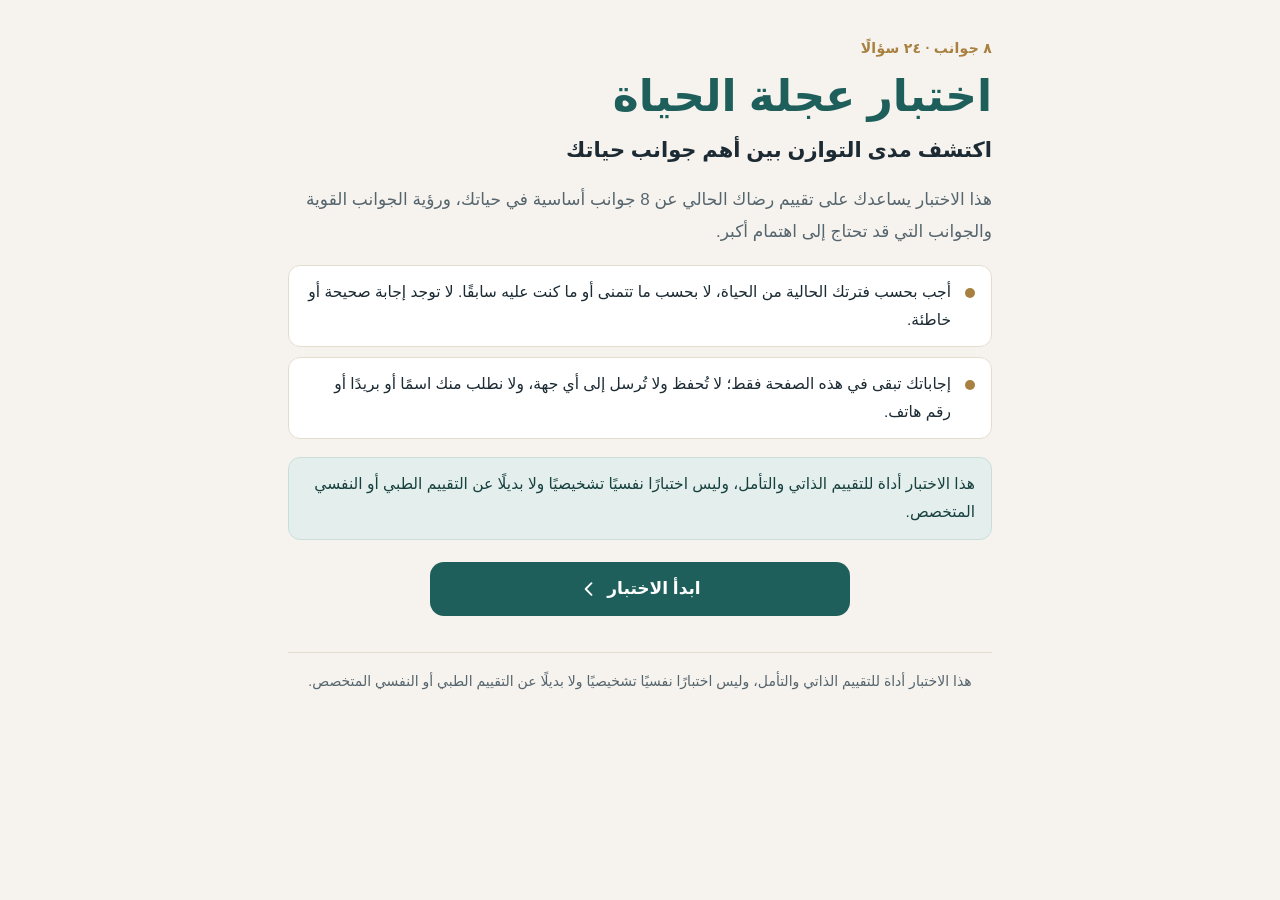
<file: wheel-of-life-v2/index.html>
<!DOCTYPE html>
<html dir="rtl" lang="ar">
<head>
<meta charset="UTF-8">
<meta name="viewport" content="width=device-width, initial-scale=1">
<meta http-equiv="Content-Security-Policy" content="default-src 'none'; script-src 'self'; style-src 'self'; img-src 'self' data:; connect-src 'none'; font-src 'none'; form-action 'none'; base-uri 'none'">
<meta name="robots" content="noindex, nofollow">
<meta name="referrer" content="no-referrer">
<title>اختبار عجلة الحياة</title>
<meta name="description" content="أداة للتقييم الذاتي والتأمل تساعدك على رؤية مدى التوازن بين ثمانية جوانب في حياتك.">
<link rel="stylesheet" href="css/page.css">
<link rel="stylesheet" href="css/lw2.css">
</head>
<body>
<main data-lw2-app>
  <noscript><p class="lw2-noscript">يحتاج هذا الاختبار إلى تفعيل JavaScript.</p></noscript>
</main>
<script src="config/config.js"></script>
<script src="js/data.js"></script>
<script src="js/scoring.js"></script>
<script src="js/wheel.js"></script>
<script src="js/app.js"></script>
</body>
</html>
</file>
<file: wheel-of-life-v2/css/page.css>
/* Preview shell only — NOT part of the embeddable component. */
html { background: #f6f3ee; }
body { margin: 0; min-height: 100vh; background: #f6f3ee; }
.lw2-noscript { padding: 24px; font-family: sans-serif; direction: rtl; }
</file>
<file: wheel-of-life-v2/css/lw2.css>
/*
 * Wheel of Life v2 — component styles.
 * Everything is scoped under .lw2-root and prefixed lw2- so it can be
 * embedded in another site (e.g. WordPress) without colliding.
 * No external fonts, images or URLs.
 */
.lw2-root {
  --lw2-bg: #f6f3ee;
  --lw2-surface: #ffffff;
  --lw2-ink: #1b2a33;
  --lw2-muted: #55656e;
  --lw2-line: #e3dccf;
  --lw2-primary: #1f5f5b;
  --lw2-primary-ink: #ffffff;
  --lw2-primary-soft: #e4efed;
  --lw2-accent: #a8803f;
  --lw2-strong: #1f6f5f;
  --lw2-good: #3f7a99;
  --lw2-attn: #8a5a0b;
  --lw2-review: #9a3f3f;
  --lw2-radius: 16px;
  --lw2-shadow: 0 1px 2px rgba(27, 42, 51, .05), 0 8px 24px rgba(27, 42, 51, .06);

  box-sizing: border-box;
  direction: rtl;
  text-align: right;
  max-width: 760px;
  margin: 0 auto;
  padding: 16px 16px 40px;
  background: var(--lw2-bg);
  color: var(--lw2-ink);
  font-family: "Segoe UI", "Noto Sans Arabic", "Noto Naskh Arabic", Tahoma, "Geeza Pro", "Helvetica Neue", Arial, system-ui, sans-serif;
  font-size: 17px;
  line-height: 1.85;
  -webkit-text-size-adjust: 100%;
}
:where(.lw2-root) *, :where(.lw2-root) *::before, :where(.lw2-root) *::after { box-sizing: border-box; }
/* Reset at specificity (0,0,1) at most, so component classes below always win. */
:where(.lw2-root) :is(h1, h2, h3, h4, p, ul, ol, blockquote, fieldset, legend) { margin: 0; padding: 0; border: 0; }
:where(.lw2-root) :is(ul, ol) { list-style: none; }
.lw2-root [hidden] { display: none; }

.lw2-sr { position: absolute; width: 1px; height: 1px; overflow: hidden; clip: rect(0 0 0 0); white-space: nowrap; }

:where(.lw2-root) :focus { outline: none; }
.lw2-root :focus-visible { outline: 3px solid var(--lw2-accent); outline-offset: 3px; border-radius: 10px; }
.lw2-root [tabindex="-1"]:focus { outline: none; }

.lw2-screen { display: block; }
.lw2-enter { animation: lw2-enter .28s ease-out both; }
@keyframes lw2-enter { from { opacity: 0; transform: translateY(8px); } to { opacity: 1; transform: none; } }

/* ---------- Typography ---------- */
.lw2-eyebrow { color: var(--lw2-accent); font-weight: 700; font-size: 14px; letter-spacing: .02em; margin-top: 8px; }
.lw2-title { font-size: clamp(30px, 8vw, 44px); line-height: 1.35; font-weight: 800; color: var(--lw2-primary); margin: 4px 0 6px; }
.lw2-title--results { font-size: clamp(26px, 6.5vw, 34px); margin-top: 8px; }
.lw2-subtitle { font-size: clamp(18px, 4.6vw, 21px); font-weight: 600; color: var(--lw2-ink); margin-bottom: 14px; }
.lw2-lead { color: var(--lw2-muted); margin-bottom: 18px; }
.lw2-h3 { font-size: 19px; line-height: 1.6; font-weight: 800; color: var(--lw2-ink); margin-bottom: 12px; }
.lw2-h3--section { margin-top: 36px; margin-bottom: 6px; font-size: 21px; }
.lw2-note { color: var(--lw2-muted); font-size: 15px; margin: 8px 0 16px; }
.lw2-hint { color: var(--lw2-muted); font-size: 14.5px; margin-top: 12px; text-align: center; }
.lw2-hint--center { margin-top: 0; }
.lw2-privacy, .lw2-devnote { color: var(--lw2-muted); font-size: 14px; margin-top: 12px; }
.lw2-devnote { background: #fff7e6; border: 1px dashed var(--lw2-accent); padding: 8px 12px; border-radius: 10px; }

/* ---------- Intro ---------- */
.lw2-facts { display: grid; gap: 10px; margin-bottom: 18px; }
.lw2-facts li {
  position: relative; padding: 12px 16px; padding-right: 40px; background: var(--lw2-surface);
  border: 1px solid var(--lw2-line); border-radius: 12px; font-size: 15.5px; line-height: 1.8;
}
.lw2-facts li::before {
  content: ""; position: absolute; right: 16px; top: 22px; width: 10px; height: 10px; border-radius: 50%;
  background: var(--lw2-accent);
}
.lw2-notice {
  background: var(--lw2-primary-soft); border: 1px solid #c9dedb; color: #17413f;
  border-radius: 12px; padding: 12px 16px; font-size: 15.5px; margin: 18px 0;
}

/* ---------- Buttons ---------- */
.lw2-nav { display: flex; gap: 12px; margin-top: 22px; }
.lw2-nav .lw2-btn { flex: 1 1 0; }
.lw2-nav--single { justify-content: center; }
.lw2-btn {
  display: inline-flex; align-items: center; justify-content: center; gap: 8px; min-height: 54px; padding: 12px 22px;
  border-radius: 14px; border: 2px solid transparent; font: inherit; font-weight: 700; font-size: 17px; line-height: 1.4;
  cursor: pointer; text-decoration: none; transition: background-color .15s, border-color .15s, transform .1s, opacity .15s;
  -webkit-tap-highlight-color: transparent;
}
.lw2-btn--primary { background: var(--lw2-primary); color: var(--lw2-primary-ink); }
.lw2-btn--primary:hover:not(:disabled) { background: #184d4a; }
.lw2-btn--primary:active:not(:disabled) { transform: translateY(1px); }
.lw2-btn--ghost { color: var(--lw2-primary); border-color: var(--lw2-line); background: var(--lw2-surface); }
.lw2-btn--ghost:hover { border-color: var(--lw2-primary); }
.lw2-btn--block { display: flex; width: 100%; }
.lw2-btn:disabled { opacity: .45; cursor: not-allowed; }
.lw2-btn__icon { flex: none; }
.lw2-intro .lw2-nav--single .lw2-btn { width: 100%; max-width: 420px; }

/* ---------- Progress ---------- */
.lw2-progress { position: sticky; top: 0; z-index: 2; background: var(--lw2-bg); padding: 10px 0 12px; }
.lw2-progress__meta { display: flex; justify-content: space-between; align-items: center; gap: 10px; margin-bottom: 10px; font-size: 14.5px; color: var(--lw2-muted); }
.lw2-chip { background: var(--lw2-primary-soft); color: var(--lw2-primary); font-weight: 700; padding: 4px 14px; border-radius: 999px; font-size: 15px; }
.lw2-progress__bar { display: grid; grid-template-columns: repeat(8, 1fr); gap: 4px; }
.lw2-seg { height: 7px; background: #dcd5c7; border-radius: 4px; overflow: hidden; position: relative; }
.lw2-seg.is-current { background: #c9c0ae; }
.lw2-seg__fill { display: block; height: 100%; width: 0; background: var(--lw2-primary); border-radius: 4px; transition: width .25s ease; }

/* ---------- Question ---------- */
.lw2-q__fieldset { min-width: 0; margin: 12px 0 0; }
.lw2-q__text { display: block; width: 100%; font-size: clamp(21px, 5.4vw, 26px); line-height: 1.7; font-weight: 800; color: var(--lw2-ink); margin-bottom: 8px; padding: 0; }
.lw2-q__scale { color: var(--lw2-muted); font-size: 15px; margin-bottom: 14px; }
.lw2-opts { display: grid; gap: 10px; }
.lw2-opt { position: relative; }
.lw2-opt__input { position: absolute; top: 0; right: 0; width: 1px; height: 1px; opacity: 0; margin: 0; pointer-events: none; }
.lw2-opt__label, .lw2-choice__label { cursor: pointer; }
.lw2-opt__label {
  display: flex; align-items: center; gap: 14px; min-height: 58px; padding: 10px 16px; background: var(--lw2-surface);
  border: 2px solid var(--lw2-line); border-radius: 14px; font-size: 17px; font-weight: 600; line-height: 1.5;
  transition: border-color .15s, background-color .15s, box-shadow .15s;
}
.lw2-opt__num {
  flex: none; width: 34px; height: 34px; border-radius: 50%; display: inline-flex; align-items: center; justify-content: center;
  background: var(--lw2-bg); color: var(--lw2-muted); font-weight: 800; font-size: 16px; transition: background-color .15s, color .15s;
}
.lw2-opt:hover .lw2-opt__label { border-color: #b9ae96; }
.lw2-opt.is-selected .lw2-opt__label { border-color: var(--lw2-primary); background: var(--lw2-primary-soft); box-shadow: 0 0 0 1px var(--lw2-primary) inset; }
.lw2-opt.is-selected .lw2-opt__num { background: var(--lw2-primary); color: #fff; }
.lw2-opt__input:focus-visible + .lw2-opt__label { outline: 3px solid var(--lw2-accent); outline-offset: 3px; }

/* ---------- Wheel ---------- */
.lw2-wheel { max-width: 520px; margin: 6px auto 4px; background: var(--lw2-surface); border: 1px solid var(--lw2-line); border-radius: 22px; box-shadow: var(--lw2-shadow); padding: 6px; }
/* direction:ltr so text-anchor start/end mean geometric left/right; Arabic text still shapes/reorders itself. */
.lw2-wheel__svg { display: block; width: 100%; height: auto; overflow: visible; direction: ltr; }
.lw2-wheel__ring { fill: none; stroke: #e0d9ca; stroke-width: 1; }
.lw2-wheel__ring:nth-of-type(5) { stroke: #c9c0ae; }
.lw2-wheel__spoke { stroke: #e0d9ca; stroke-width: 1; }
.lw2-wheel__shape { transform-origin: 240px 240px; animation: lw2-grow .7s cubic-bezier(.2, .8, .2, 1) both; }
@keyframes lw2-grow { from { transform: scale(.15); opacity: 0; } to { transform: scale(1); opacity: 1; } }
.lw2-wheel__area { fill: rgba(31, 95, 91, .2); stroke: var(--lw2-primary); stroke-width: 2.5; stroke-linejoin: round; }
.lw2-wheel__node { cursor: pointer; outline: none; }
.lw2-wheel__hit { fill: transparent; }
.lw2-wheel__dot { fill: var(--lw2-surface); stroke: var(--lw2-primary); stroke-width: 3; transition: r .15s, fill .15s; }
.lw2-wheel__node:hover .lw2-wheel__dot, .lw2-wheel__node.is-selected .lw2-wheel__dot { fill: var(--lw2-primary); r: 9; }
.lw2-wheel__label { font-size: 22px; font-weight: 800; fill: var(--lw2-ink); font-family: inherit; }
.lw2-wheel__value { font-size: 21px; font-weight: 600; fill: var(--lw2-muted); font-family: inherit; }
.lw2-wheel__node.is-selected .lw2-wheel__label { fill: var(--lw2-primary); }

/* ---------- Lists / cards ---------- */
.lw2-lists { display: grid; gap: 14px; margin-top: 18px; }
.lw2-listcard { background: var(--lw2-surface); border: 1px solid var(--lw2-line); border-radius: var(--lw2-radius); padding: 16px 16px 8px; }
.lw2-listcard--strong { border-top: 4px solid var(--lw2-strong); }
.lw2-listcard--attention { border-top: 4px solid var(--lw2-accent); }
.lw2-rank { counter-reset: lw2r; }
.lw2-rank__item {
  counter-increment: lw2r; display: grid; grid-template-columns: auto 1fr auto; column-gap: 12px; align-items: center;
  padding: 10px 0; border-top: 1px solid var(--lw2-line);
}
.lw2-rank__item:first-child { border-top: 0; }
.lw2-rank__item::before {
  content: counter(lw2r, arabic-indic); grid-row: 1 / span 2; width: 30px; height: 30px; border-radius: 50%;
  background: var(--lw2-bg); color: var(--lw2-primary); font-weight: 800; display: inline-flex; align-items: center; justify-content: center; font-size: 15px;
}
.lw2-rank__name { font-weight: 700; line-height: 1.5; }
.lw2-rank__score { font-weight: 800; color: var(--lw2-primary); }
.lw2-rank__band { grid-column: 2 / span 2; font-size: 14px; color: var(--lw2-muted); line-height: 1.4; }

.lw2-dims { display: grid; gap: 12px; margin-top: 12px; }
.lw2-dim { background: var(--lw2-surface); border: 1px solid var(--lw2-line); border-radius: var(--lw2-radius); padding: 16px; transition: box-shadow .2s, border-color .2s; scroll-margin: 12px; }
.lw2-dim.is-highlight { border-color: var(--lw2-primary); box-shadow: 0 0 0 2px var(--lw2-primary) inset; }
.lw2-dim__head { display: flex; align-items: baseline; justify-content: space-between; gap: 10px; }
.lw2-dim__name { font-size: 18px; font-weight: 800; }
.lw2-dim__score { font-weight: 800; color: var(--lw2-primary); font-size: 18px; white-space: nowrap; }
.lw2-meter { height: 10px; background: #ece6da; border-radius: 6px; overflow: hidden; margin: 8px 0 10px; }
.lw2-meter__fill { display: block; height: 100%; border-radius: 6px; }
.lw2-bandtag { display: inline-block; padding: 2px 12px; border-radius: 999px; font-size: 14px; font-weight: 700; color: #fff; line-height: 1.7; }
.lw2-band--strong { background: var(--lw2-strong); }
.lw2-band--good { background: var(--lw2-good); }
.lw2-band--attention { background: var(--lw2-attn); }
.lw2-band--review { background: var(--lw2-review); }
.lw2-dim__covers { color: var(--lw2-muted); font-size: 14.5px; margin-top: 8px; line-height: 1.7; }
.lw2-dim__text { margin-top: 6px; font-size: 16px; line-height: 1.85; }

/* ---------- Dimension picker + read-out (HTML buttons, >= 44px) ---------- */
.lw2-note--center { text-align: center; margin: 10px 0 0; }
.lw2-note--before { margin: 16px 0 0; }
.lw2-pick { display: grid; grid-template-columns: repeat(2, minmax(0, 1fr)); gap: 8px; margin-top: 14px; }
.lw2-pick__btn {
  display: flex; flex-direction: column; align-items: center; justify-content: center; min-height: 56px; padding: 6px 8px;
  border: 2px solid var(--lw2-line); border-radius: 12px; background: var(--lw2-surface); color: var(--lw2-ink);
  font: inherit; line-height: 1.35; cursor: pointer; -webkit-tap-highlight-color: transparent;
  transition: border-color .15s, background-color .15s;
}
.lw2-pick__btn:hover { border-color: #b9ae96; }
.lw2-pick__btn.is-selected { border-color: var(--lw2-primary); background: var(--lw2-primary-soft); }
.lw2-pick__name { font-weight: 800; font-size: 16px; }
.lw2-pick__btn .lw2-score { font-size: 15px; font-weight: 600; color: var(--lw2-muted); }
.lw2-pick__btn.is-selected .lw2-score { color: var(--lw2-primary); }
.lw2-readout {
  display: flex; flex-direction: column; gap: 10px; margin-top: 12px; padding: 12px 16px;
  background: var(--lw2-surface); border: 1px solid var(--lw2-line); border-radius: 14px;
}
.lw2-readout__text { font-size: 17px; line-height: 1.7; }
.lw2-readout__text strong { font-weight: 800; color: var(--lw2-primary); }
.lw2-readout__btn { min-height: 48px; }
.lw2-score { unicode-bidi: isolate; direction: ltr; white-space: nowrap; font-variant-numeric: tabular-nums; }
.lw2-n { display: inline-block; }
.lw2-tienotice {
  margin-top: 18px; padding: 16px; text-align: center; font-weight: 700; font-size: 18px; line-height: 1.8;
  background: var(--lw2-primary-soft); border: 1px solid #c9dedb; color: #17413f; border-radius: 14px;
}

/* ---------- Reflection / action ---------- */
.lw2-reflect { margin-top: 36px; background: var(--lw2-surface); border: 1px solid var(--lw2-line); border-radius: 20px; padding: 20px 16px; box-shadow: var(--lw2-shadow); }
.lw2-choices { min-width: 0; }
.lw2-choices__grid { display: grid; grid-template-columns: 1fr 1fr; gap: 10px; }
.lw2-choice { position: relative; }
.lw2-choice__label {
  display: flex; align-items: center; justify-content: center; text-align: center; min-height: 56px; padding: 8px 10px;
  border: 2px solid var(--lw2-line); border-radius: 14px; background: var(--lw2-bg); font-weight: 700; font-size: 16px; line-height: 1.4;
  transition: border-color .15s, background-color .15s;
}
.lw2-choice:hover .lw2-choice__label { border-color: #b9ae96; }
.lw2-choice.is-selected .lw2-choice__label { border-color: var(--lw2-primary); background: var(--lw2-primary-soft); color: var(--lw2-primary); }
.lw2-choice .lw2-opt__input:focus-visible + .lw2-choice__label { outline: 3px solid var(--lw2-accent); outline-offset: 3px; }
.lw2-actioncard { margin-top: 20px; padding-top: 18px; border-top: 1px dashed var(--lw2-line); animation: lw2-enter .28s ease-out both; }
.lw2-field { margin-bottom: 14px; }
.lw2-field__label { display: block; font-weight: 700; margin-bottom: 6px; font-size: 16px; }
.lw2-field__input {
  width: 100%; font: inherit; font-size: 16px; line-height: 1.7; padding: 10px 14px; border: 2px solid var(--lw2-line);
  border-radius: 12px; background: #fff; color: var(--lw2-ink); resize: vertical; min-height: 70px; direction: rtl;
}
.lw2-field__input:focus-visible { border-color: var(--lw2-primary); outline-offset: 2px; }

/* ---------- CTA ---------- */
.lw2-cta { margin-top: 36px; }
.lw2-quote { border-right: 4px solid var(--lw2-accent); padding: 4px 16px; color: var(--lw2-ink); font-size: 18px; line-height: 1.95; font-weight: 600; margin-bottom: 18px; }
.lw2-cta__card { background: linear-gradient(160deg, #1f5f5b, #17413f); color: #fff; border-radius: 20px; padding: 22px 18px; }
.lw2-cta__card .lw2-h3 { color: #fff; font-size: 22px; }
.lw2-cta__card p { margin-bottom: 16px; color: #e5efee; }
.lw2-cta__card .lw2-btn--primary { background: #fff; color: #17413f; }
.lw2-cta__card .lw2-btn--primary:hover:not(:disabled) { background: #f0ebe0; }
.lw2-cta__card .lw2-btn:focus-visible { outline-color: #f1d9a6; }
.lw2-cta__card .lw2-devnote { color: #3a2a06; }

/* ---------- Review / restart ---------- */
.lw2-actions { margin-top: 28px; }
.lw2-review-link { margin-top: 12px; }
.lw2-confirm { margin-top: 14px; padding: 16px; background: #fff7e6; border: 1px solid var(--lw2-accent); border-radius: 14px; }
.lw2-confirm .lw2-nav { margin-top: 12px; }

/* ---------- Footer ---------- */
.lw2-footer { margin-top: 36px; padding-top: 16px; border-top: 1px solid var(--lw2-line); color: var(--lw2-muted); font-size: 14px; line-height: 1.8; text-align: center; }

/* ---------- Larger screens ---------- */
@media (min-width: 480px) {
  .lw2-wheel__label { font-size: 19px; }
  .lw2-wheel__value { font-size: 17px; }
}
@media (min-width: 520px) {
  .lw2-pick { grid-template-columns: repeat(4, minmax(0, 1fr)); }
}
@media (min-width: 640px) {
  .lw2-root { padding: 28px 28px 56px; }
  .lw2-lists { grid-template-columns: 1fr 1fr; }
  .lw2-dims { grid-template-columns: 1fr 1fr; }
  .lw2-choices__grid { grid-template-columns: repeat(4, 1fr); }
  .lw2-opt__label { min-height: 60px; }
  .lw2-nav .lw2-btn { flex: 0 0 auto; min-width: 180px; }
  .lw2-nav { justify-content: space-between; }
  .lw2-nav--single { justify-content: center; }
}
@media (max-width: 360px) {
  .lw2-root { padding-left: 12px; padding-right: 12px; font-size: 16px; }
  .lw2-choices__grid { grid-template-columns: 1fr; }
}

@media (prefers-reduced-motion: reduce) {
  .lw2-root *, .lw2-root *::before, .lw2-root *::after { animation: none; transition: none; }
}
@media (forced-colors: active) {
  .lw2-opt.is-selected .lw2-opt__label, .lw2-choice.is-selected .lw2-choice__label { outline: 3px solid Highlight; }
}
</file>
